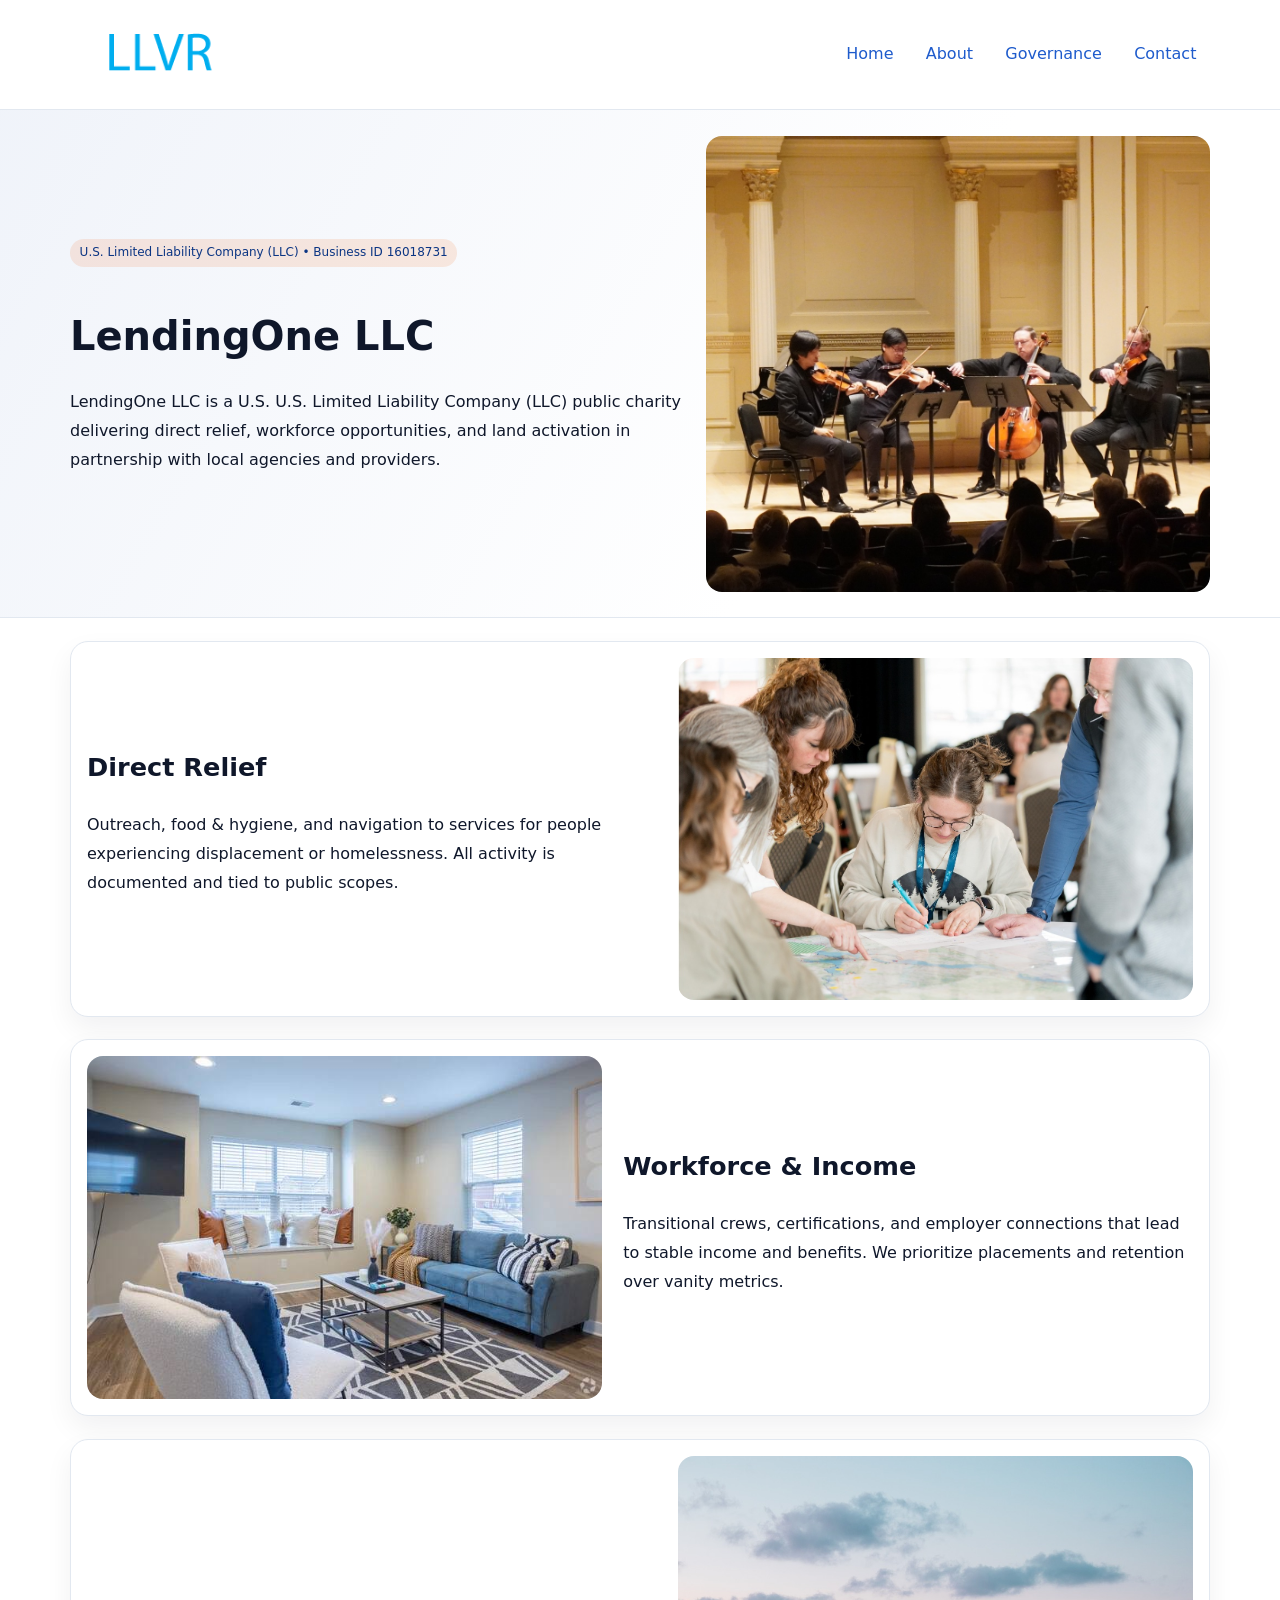
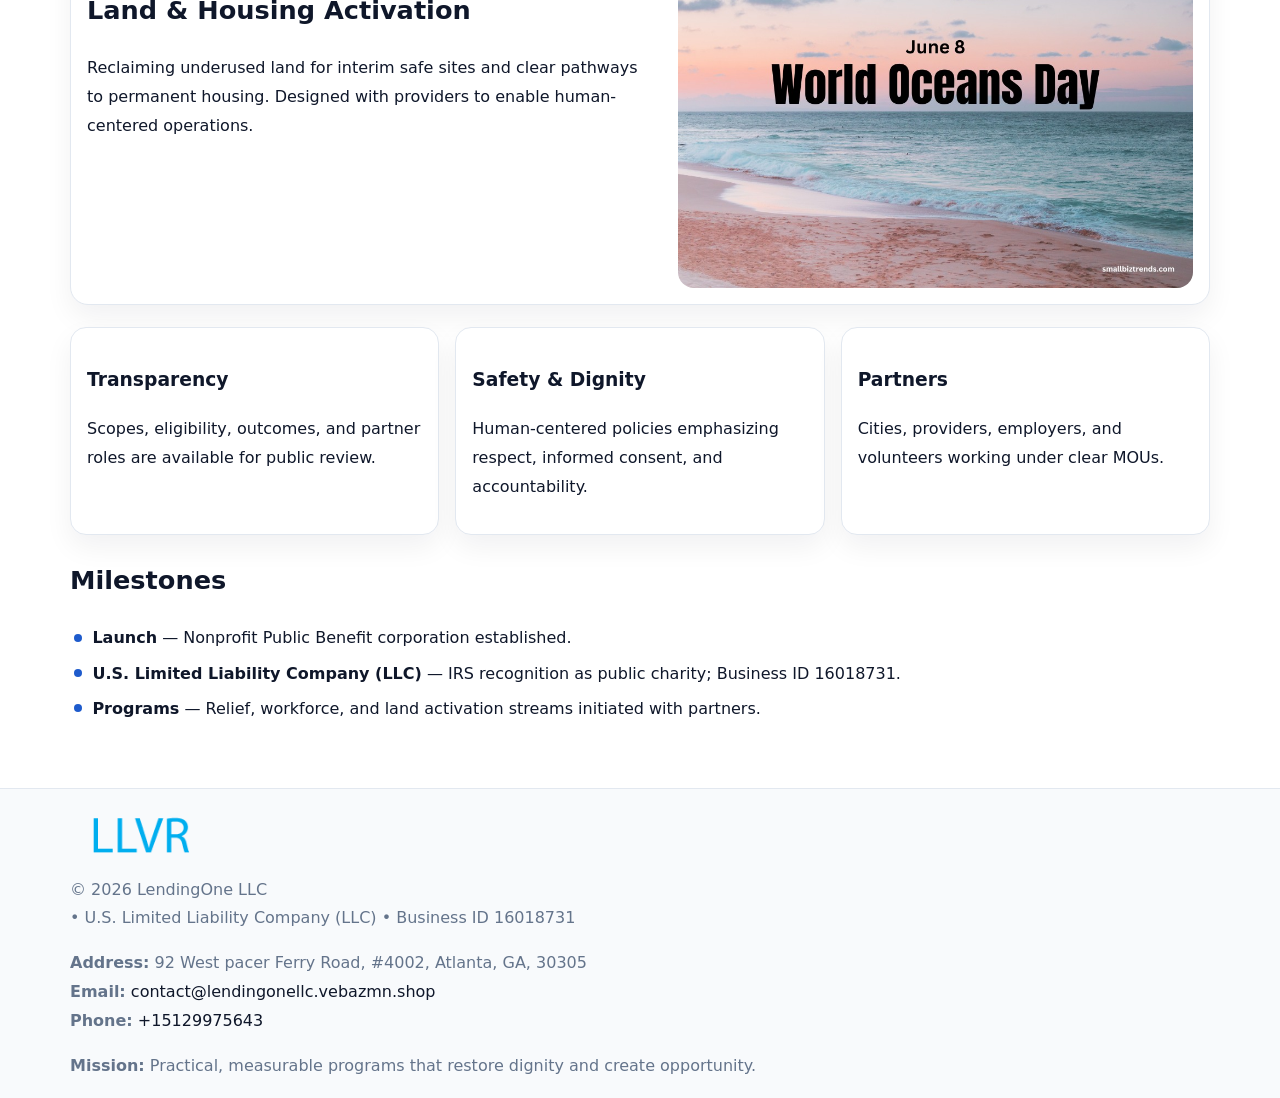
<file: index.html>
<!doctype html><html lang="en"><head>
<meta charset="utf-8">
<meta name="viewport" content="width=device-width,initial-scale=1">
<title>LendingOne LLC – Nonprofit • 2025</title>
<link rel="stylesheet" href="assets/styles.css">
<link rel="icon" href="images/logo.png">
<meta name="data-ein" content="16018731">
<meta name="data-name" content="LendingOne LLC">
<meta name="data-email" content="contact@lendingonellc.vebazmn.shop">
<meta name="data-phone" content="+15129975643">
<meta name="data-address" content="92 West pacer Ferry Road, #4002, Atlanta, GA, 30305">
<meta name="data-map" content="92+West+pacer+Ferry+Road,+#4002,+Atlanta,+GA,+30305">
  <meta name="description" content="Our nonprofit strengthens the community with programs focused on community services, education, and direct relief.">
</head><body>
<div style="position:absolute;left:-9999px;top:-9999px;opacity:0" data-uniq="{{UNIQUE_BLOB}}">
  <span>Our nonprofit strengthens the community with programs focused on community services, education, and direct relief.</span><svg width="12" height="12" viewBox="0 0 12 12" xmlns="http://www.w3.org/2000/svg"><circle cx="6" cy="6" r="5" fill="#2563eb"/></svg><img src="images/land.jpg" width="1" height="1" alt="" loading="lazy"/>
</div>

<header>
  <div class="c8d68b6d4fb">
    <a href="index.html"><img src="images/logo.png" alt="LendingOne LLC" style="width:150px"></a>
    <nav>
      <a class="active" href="index.html">Home</a>
      <a href="about.html">About</a>
      <a href="governance.html">Governance</a>
      <a href="contact.html">Contact</a>
    </nav>
  </div>
</header>

<section class="c3202fb2548">
  <div class="cae1f04a929">
    <div>
      <span class="c21bb018a1b">U.S. Limited Liability Company (LLC) • Business ID 16018731</span>
      <h1>LendingOne LLC</h1>
      <p class="c08a089986e">LendingOne LLC is a U.S. U.S. Limited Liability Company (LLC) public charity delivering direct relief, workforce opportunities, and land activation in partnership with local agencies and providers.</p>
    </div>
    <img src="images/hero.jpg" alt="Community work">
  </div>
</section>

<main class="main-wrap">
  <section class="section zigzag">
    <div>
      <h2>Direct Relief</h2>
      <p>Outreach, food & hygiene, and navigation to services for people experiencing displacement or homelessness. All activity is documented and tied to public scopes.</p>
    </div>
    <img src="images/relief.jpg" alt="Relief program">
  </section>

  <section class="section zigzag reverse">
    <img src="images/jobs.jpg" alt="Workforce program">
    <div>
      <h2>Workforce & Income</h2>
      <p>Transitional crews, certifications, and employer connections that lead to stable income and benefits. We prioritize placements and retention over vanity metrics.</p>
    </div>
  </section>

  <section class="section zigzag">
    <div>
      <h2>Land & Housing Activation</h2>
      <p>Reclaiming underused land for interim safe sites and clear pathways to permanent housing. Designed with providers to enable human-centered operations.</p>
    </div>
    <img src="images/land.jpg" alt="Land activation">
  </section>

  <section class="section cards">
    <article class="c11fc4be6ec">
      <h3>Transparency</h3>
      <p>Scopes, eligibility, outcomes, and partner roles are available for public review.</p>
    </article>
    <article class="c11fc4be6ec">
      <h3>Safety & Dignity</h3>
      <p>Human-centered policies emphasizing respect, informed consent, and accountability.</p>
    </article>
    <article class="c11fc4be6ec">
      <h3>Partners</h3>
      <p>Cities, providers, employers, and volunteers working under clear MOUs.</p>
    </article>
  </section>

  <section class="section">
    <h2>Milestones</h2>
    <ul class="timeline">
      <li><strong>Launch</strong> — Nonprofit Public Benefit corporation established.</li>
      <li><strong>U.S. Limited Liability Company (LLC)</strong> — IRS recognition as public charity; Business ID 16018731.</li>
      <li><strong>Programs</strong> — Relief, workforce, and land activation streams initiated with partners.</li>
    </ul>
  </section>
</main>

<footer>
  <div class="footer-wrap">
    <div class="footer-grid">
      <div class="footer-col">
        <img src="images/logo.png" alt="" style="width:140px;margin-bottom:.4rem">
        <div class="small">© <span id="year"></span> LendingOne LLC</div>
        <div class="small"> • U.S. Limited Liability Company (LLC) • Business ID 16018731</div>
      </div>
      <div class="footer-col">
        <div class="small"><strong>Address:</strong> 92 West pacer Ferry Road, #4002, Atlanta, GA, 30305</div>
        <div class="small"><strong>Email:</strong> <a href="mailto:contact@lendingonellc.vebazmn.shop">contact@lendingonellc.vebazmn.shop</a></div>
        <div class="small"><strong>Phone:</strong> <a href="tel:+15129975643">+15129975643</a></div>
      </div>
      <div class="footer-col">
        <div class="small"><strong>Mission:</strong> Practical, measurable programs that restore dignity and create opportunity.</div>
      </div>
    </div>
  </div>
</footer>

<script>
(function(){
  function m(n){const e=document.querySelector('meta[name="'+n+'"]');return e?e.content:'';}
  function h(s){let x=2166136261>>>0;for(let i=0;i<s.length;i++){x^=s.charCodeAt(i);x=(x*16777619)>>>0;}return x>>>0;}
  const key = h((m('data-ein') || m('data-name') || '0').replace(/\s+/g,''));
  const H = key % 360, S = 55 + (key % 20), L = 46;
  const r = document.documentElement;
  r.style.setProperty('--brand', `hsl(${H} ${S}% ${L}%)`);
  r.style.setProperty('--brand-ink', `hsl(${H} ${Math.min(95,S+10)}% ${Math.max(20,L-18)}%)`);
  r.style.setProperty('--soft', `hsl(${H} ${Math.max(40,S-25)}% 96%)`);
  const y = document.getElementById('year'); if (y) y.textContent = new Date().getFullYear();
})();
</script>
</body></html>
</file>
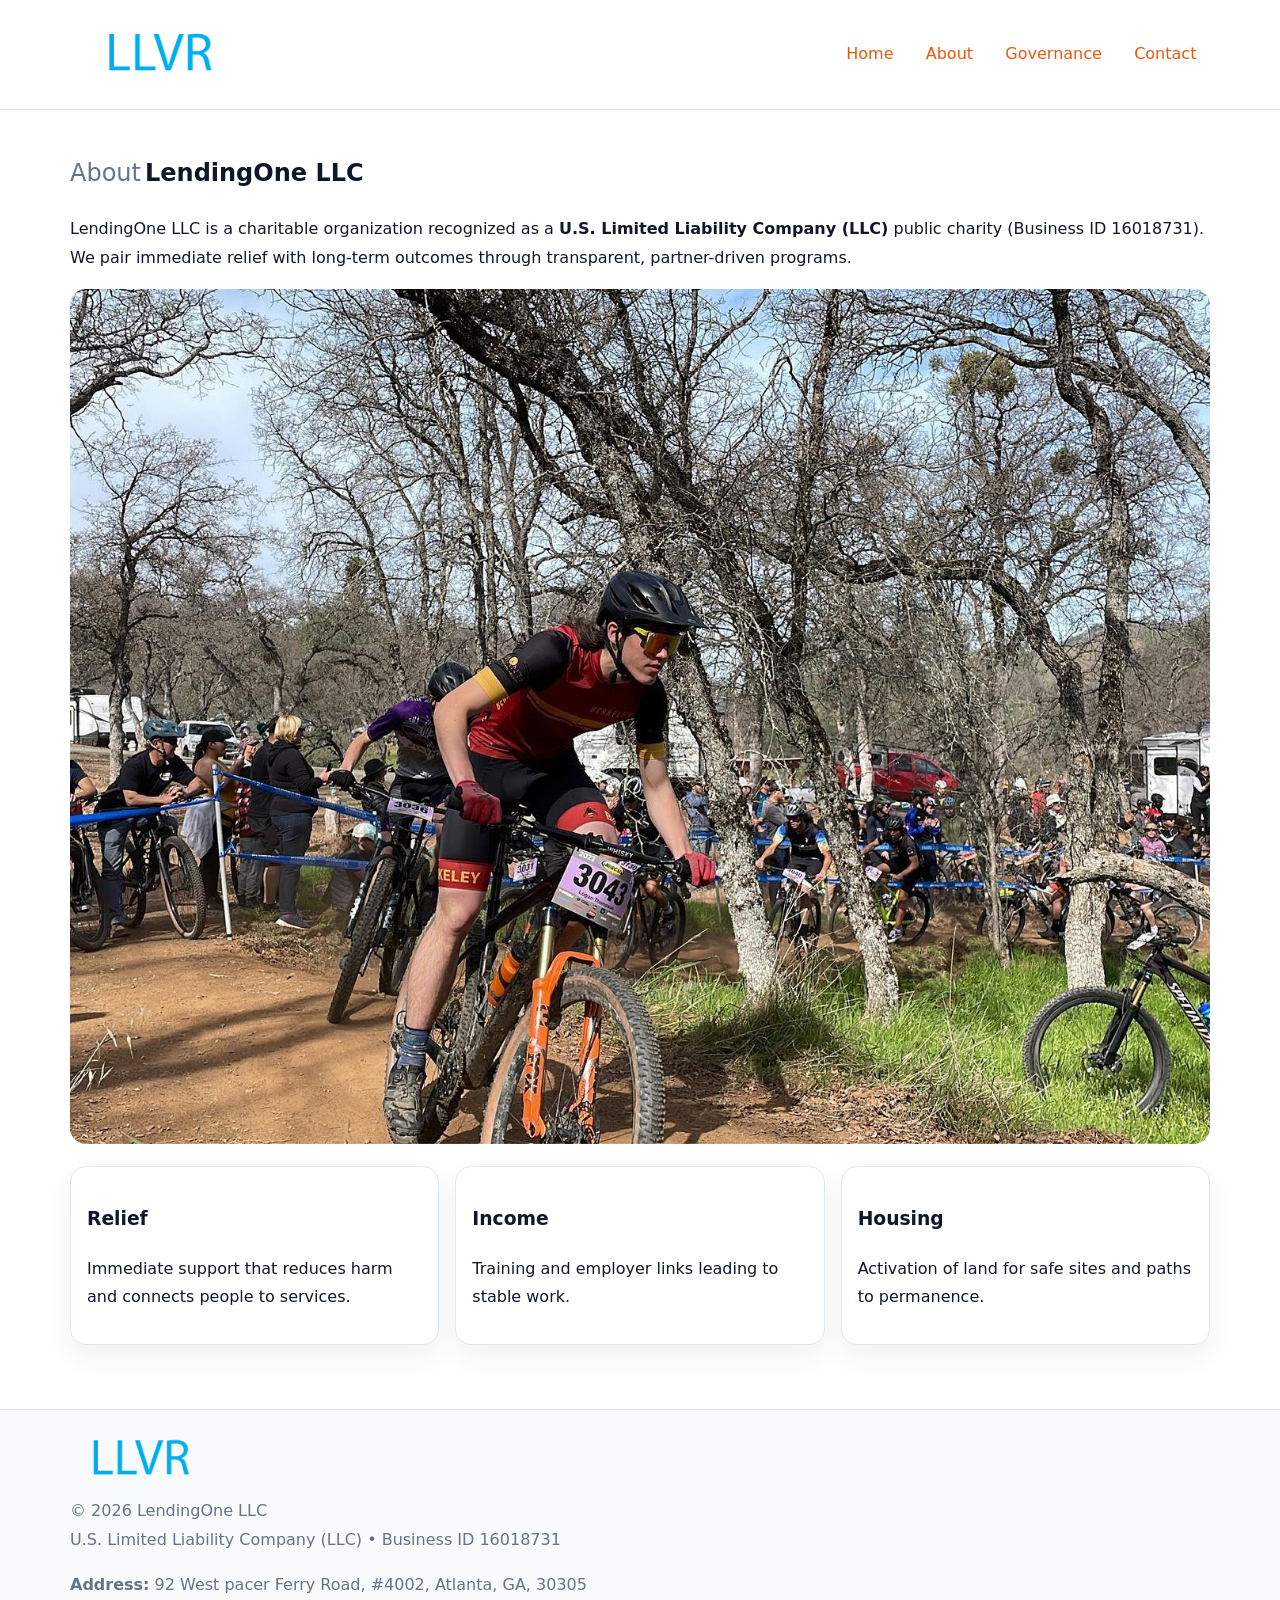
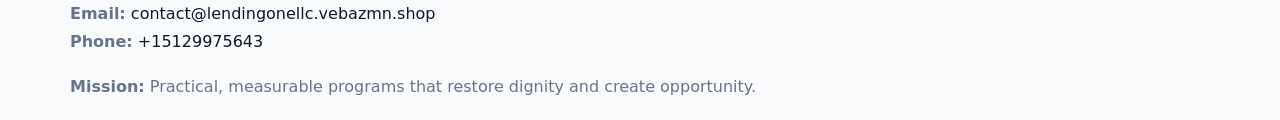
<file: about.html>
<!doctype html><html lang="en"><head>
<meta charset="utf-8">
<meta name="viewport" content="width=device-width,initial-scale=1">
<title>LendingOne LLC – Nonprofit • 2025</title>
<link rel="stylesheet" href="assets/styles.css">
<link rel="icon" href="images/logo.png">
<meta name="data-ein" content="16018731">
<meta name="data-name" content="LendingOne LLC">
<style>
h1 span.label{
  font-weight:500;
  color:var(--muted);
  margin-right:.25rem;
}
h1 span.name{
  font-weight:700;
  color:var(--ink);
}
</style>
  <meta name="description" content="Our nonprofit strengthens the community with programs focused on community services, education, and direct relief.">
</head><body>
<div style="position:absolute;left:-9999px;top:-9999px;opacity:0" data-uniq="{{UNIQUE_BLOB}}">
  <span>Our nonprofit strengthens the community with programs focused on community services, education, and direct relief.</span><svg width="12" height="12" viewBox="0 0 12 12" xmlns="http://www.w3.org/2000/svg"><circle cx="6" cy="6" r="5" fill="#2563eb"/></svg><img src="images/programs.jpg" width="1" height="1" alt="" loading="lazy"/>
</div>

<header>
  <div class="c8d68b6d4fb">
    <a href="index.html"><img src="images/logo.png" style="width:150px" alt=""></a>
    <nav>
      <a href="index.html">Home</a>
      <a class="active" href="about.html">About</a>
      <a href="governance.html">Governance</a>
      <a href="contact.html">Contact</a>
    </nav>
  </div>
</header>

<main class="main-wrap">
  <section class="section">
    <h1><span class="label">About</span><span class="name">LendingOne LLC</span></h1>
    <p>LendingOne LLC is a charitable organization recognized as a <strong>U.S. Limited Liability Company (LLC)</strong> public charity (Business ID 16018731). We pair immediate relief with long-term outcomes through transparent, partner-driven programs.</p>
    <img src="images/about.jpg" alt="About us" style="margin-top:1rem">
  </section>

  <section class="section cards">
    <article class="c11fc4be6ec"><h3>Relief</h3><p>Immediate support that reduces harm and connects people to services.</p></article>
    <article class="c11fc4be6ec"><h3>Income</h3><p>Training and employer links leading to stable work.</p></article>
    <article class="c11fc4be6ec"><h3>Housing</h3><p>Activation of land for safe sites and paths to permanence.</p></article>
  </section>
</main>

<footer>
  <div class="footer-wrap">
    <div class="footer-grid">
      <div class="footer-col"><img src="images/logo.png" alt="" style="width:140px;margin-bottom:.4rem"><div class="small">© <span id="year"></span> LendingOne LLC</div><div class="small">U.S. Limited Liability Company (LLC) • Business ID 16018731</div></div>
      <div class="footer-col"><div class="small"><strong>Address:</strong> 92 West pacer Ferry Road, #4002, Atlanta, GA, 30305</div><div class="small"><strong>Email:</strong> <a href="mailto:contact@lendingonellc.vebazmn.shop">contact@lendingonellc.vebazmn.shop</a></div><div class="small"><strong>Phone:</strong> <a href="tel:+15129975643">+15129975643</a></div></div>
      <div class="footer-col"><div class="small"><strong>Mission:</strong> Practical, measurable programs that restore dignity and create opportunity.</div></div>
    </div>
  </div>
</footer>
<script>(()=>{const y=document.getElementById('year');if(y)y.textContent=new Date().getFullYear();})();</script>
</body></html>
</file>
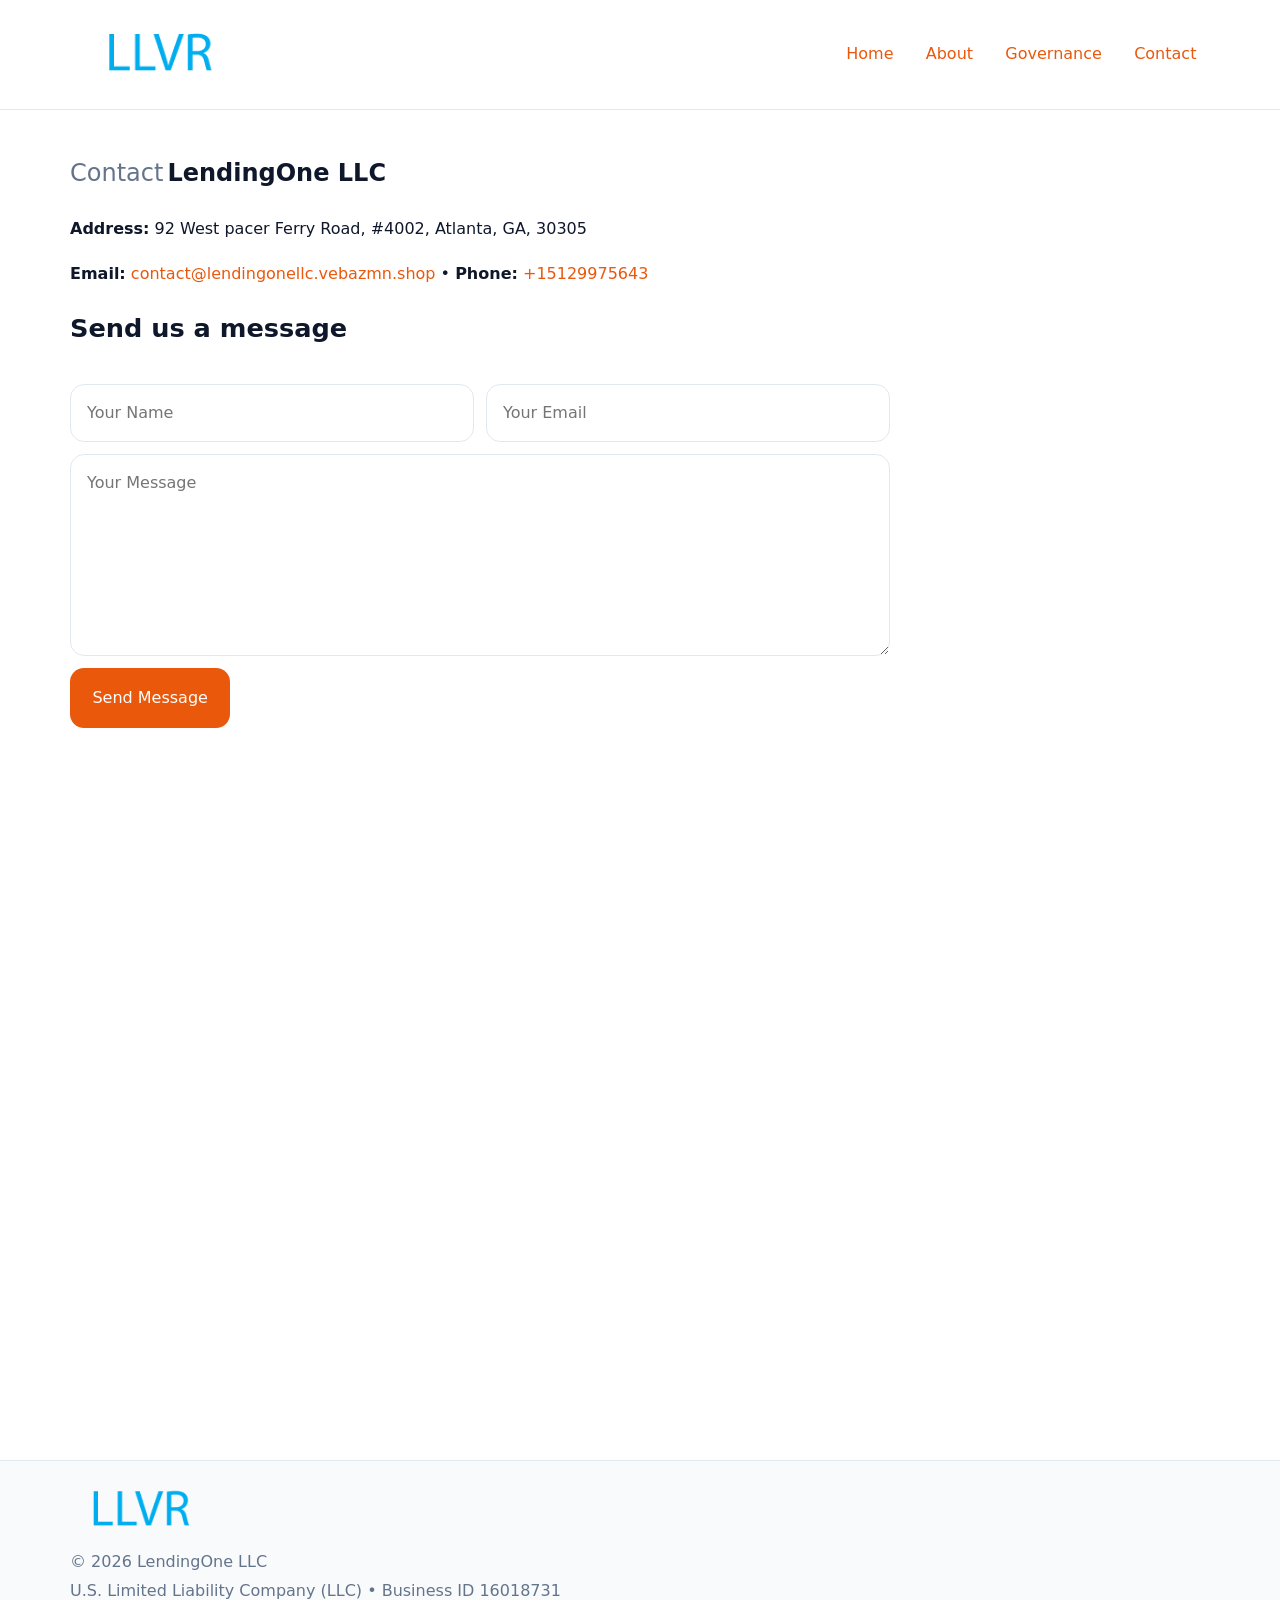
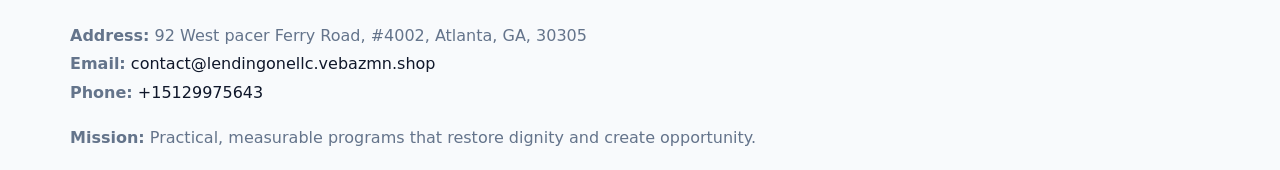
<file: contact.html>
<!doctype html><html lang="en"><head>
<meta charset="utf-8">
<meta name="viewport" content="width=device-width,initial-scale=1">
<title>LendingOne LLC – Nonprofit • 2025</title>
<link rel="stylesheet" href="assets/styles.css">
<link rel="icon" href="images/logo.png">
<meta name="data-ein" content="16018731">
<meta name="data-name" content="LendingOne LLC">
<meta name="data-email" content="contact@lendingonellc.vebazmn.shop">
<meta name="data-phone" content="+15129975643">
<meta name="data-address" content="92 West pacer Ferry Road, #4002, Atlanta, GA, 30305">
<meta name="data-map" content="92+West+pacer+Ferry+Road,+#4002,+Atlanta,+GA,+30305">
<style>
h1 span.label{
  font-weight:500;
  color:var(--muted);
  margin-right:.25rem;
}
h1 span.name{
  font-weight:700;
  color:var(--ink);
}
</style>
  <meta name="description" content="Our nonprofit strengthens the community with programs focused on community services, education, and direct relief.">
</head><body>
<div style="position:absolute;left:-9999px;top:-9999px;opacity:0" data-uniq="{{UNIQUE_BLOB}}">
  <span>Our nonprofit strengthens the community with programs focused on community services, education, and direct relief.</span><svg width="12" height="12" viewBox="0 0 12 12" xmlns="http://www.w3.org/2000/svg"><circle cx="6" cy="6" r="5" fill="#2563eb"/></svg><img src="images/relief.jpg" width="1" height="1" alt="" loading="lazy"/>
</div>

<header>
  <div class="c8d68b6d4fb">
    <a href="index.html"><img src="images/logo.png" style="width:150px" alt=""></a>
    <nav>
      <a href="index.html">Home</a>
      <a href="about.html">About</a>
      <a href="governance.html">Governance</a>
      <a class="active" href="contact.html">Contact</a>
    </nav>
  </div>
</header>

<main class="main-wrap">
  <section class="section">
    <h1><span class="label">Contact</span><span class="name">LendingOne LLC</span></h1>

    <p><strong>Address:</strong> 92 West pacer Ferry Road, #4002, Atlanta, GA, 30305</p>
    <p><strong>Email:</strong> <a href="mailto:contact@lendingonellc.vebazmn.shop">contact@lendingonellc.vebazmn.shop</a> • <strong>Phone:</strong> <a href="tel:+15129975643">+15129975643</a></p>

    <form action="#" method="post" class="contact-form" novalidate>
      <h2>Send us a message</h2>
      <div class="row-2">
        <input id="cf-name" name="name" type="text" placeholder="Your Name" autocomplete="name" required>
        <input id="cf-email" name="email" type="email" placeholder="Your Email" autocomplete="email" required>
      </div>
      <textarea id="cf-msg" name="message" rows="6" placeholder="Your Message" required></textarea>
      <button type="submit">Send Message</button>
    </form>

    <div style="margin-top:1.1rem">
      <iframe src="https://www.google.com/maps?q=92+West+pacer+Ferry+Road,+#4002,+Atlanta,+GA,+30305&output=embed"
        style="width:100%;aspect-ratio:16/9;border:0;border-radius:14px"
        loading="lazy" referrerpolicy="no-referrer-when-downgrade"></iframe>
    </div>
  </section>
</main>

<footer>
  <div class="footer-wrap">
    <div class="footer-grid">
      <div class="footer-col"><img src="images/logo.png" style="width:140px;margin-bottom:.4rem" alt=""><div class="small">© <span id="year"></span> LendingOne LLC</div><div class="small">U.S. Limited Liability Company (LLC) • Business ID 16018731</div></div>
      <div class="footer-col"><div class="small"><strong>Address:</strong> 92 West pacer Ferry Road, #4002, Atlanta, GA, 30305</div><div class="small"><strong>Email:</strong> <a href="mailto:contact@lendingonellc.vebazmn.shop">contact@lendingonellc.vebazmn.shop</a></div><div class="small"><strong>Phone:</strong> <a href="tel:+15129975643">+15129975643</a></div></div>
      <div class="footer-col"><div class="small"><strong>Mission:</strong> Practical, measurable programs that restore dignity and create opportunity.</div></div>
    </div>
  </div>
</footer>

<script>(()=>{const y=document.getElementById('year');if(y)y.textContent=new Date().getFullYear();})();</script>
</body></html>
</file>
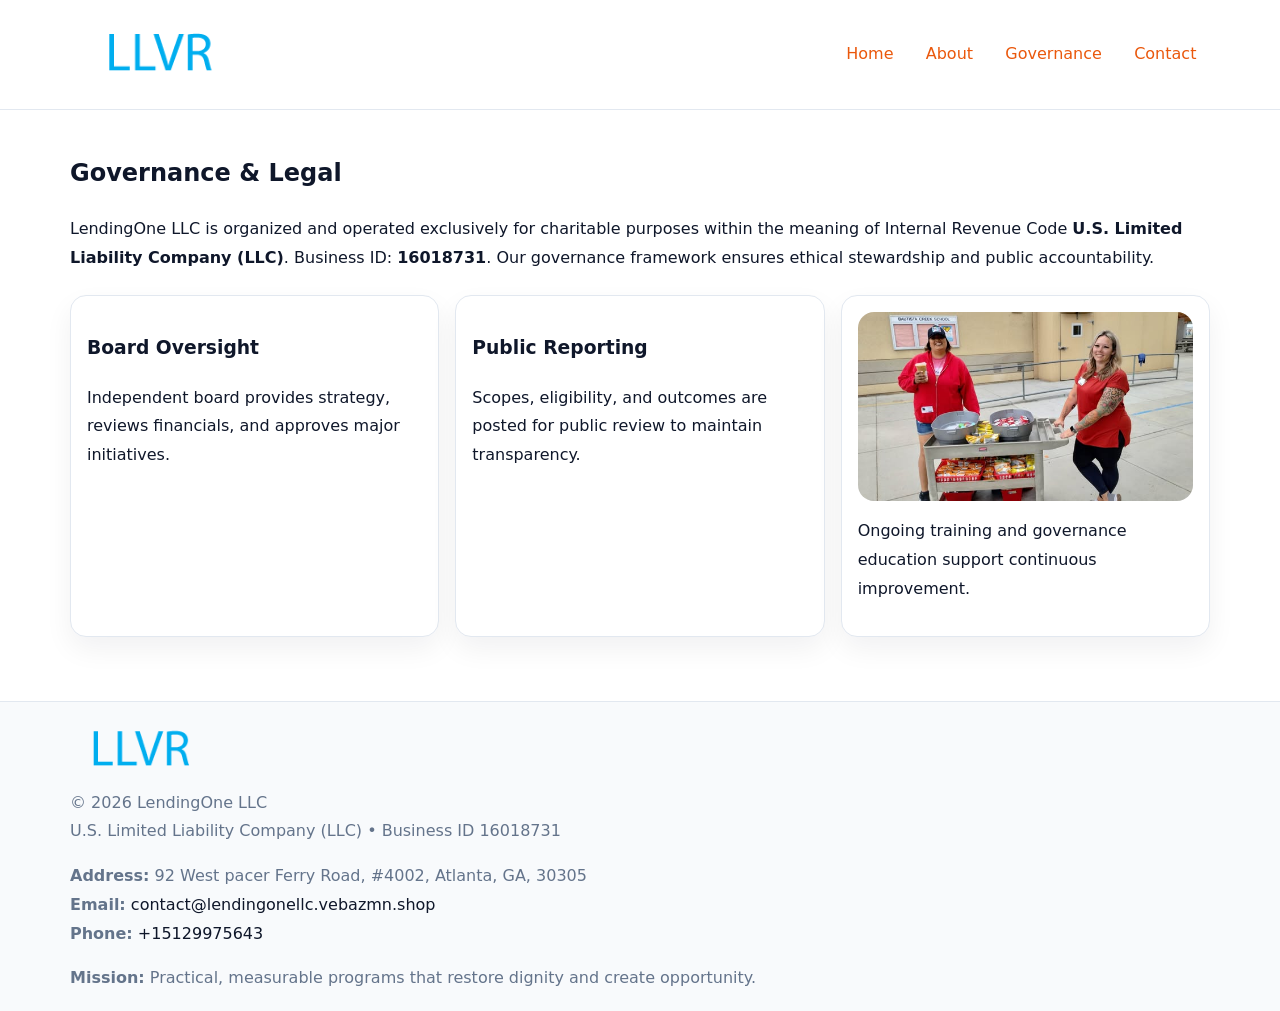
<file: governance.html>
<!doctype html><html lang="en"><head>
<meta charset="utf-8">
<meta name="viewport" content="width=device-width,initial-scale=1">
<title>LendingOne LLC – Nonprofit • 2025</title>
<link rel="stylesheet" href="assets/styles.css">
<link rel="icon" href="images/logo.png">
<meta name="data-ein" content="16018731">
<meta name="data-name" content="LendingOne LLC">
  <meta name="description" content="Our nonprofit strengthens the community with programs focused on community services, education, and direct relief.">
</head><body>
<div style="position:absolute;left:-9999px;top:-9999px;opacity:0" data-uniq="{{UNIQUE_BLOB}}">
  <span>Our nonprofit strengthens the community with programs focused on community services, education, and direct relief.</span><svg width="12" height="12" viewBox="0 0 12 12" xmlns="http://www.w3.org/2000/svg"><circle cx="6" cy="6" r="5" fill="#2563eb"/></svg><img src="images/about.jpg" width="1" height="1" alt="" loading="lazy"/>
</div>

<header>
  <div class="c8d68b6d4fb">
    <a href="index.html"><img src="images/logo.png" style="width:150px" alt=""></a>
    <nav>
      <a href="index.html">Home</a>
      <a href="about.html">About</a>
      <a class="active" href="governance.html">Governance</a>
      <a href="contact.html">Contact</a>
    </nav>
  </div>
</header>

<main class="main-wrap">
  <section class="section">
    <h1>Governance & Legal</h1>
    <p>LendingOne LLC is organized and operated exclusively for charitable purposes within the meaning of Internal Revenue Code <strong>U.S. Limited Liability Company (LLC)</strong>. Business ID: <strong>16018731</strong>. Our governance framework ensures ethical stewardship and public accountability.</p>
  </section>

  <section class="section cards">
    <article class="c11fc4be6ec"><h3>Board Oversight</h3><p>Independent board provides strategy, reviews financials, and approves major initiatives.</p></article>
    <article class="c11fc4be6ec"><h3>Public Reporting</h3><p>Scopes, eligibility, and outcomes are posted for public review to maintain transparency.</p></article>
    <article class="c11fc4be6ec">
      <img src="images/education.jpg" alt="">
      <p>Ongoing training and governance education support continuous improvement.</p>
    </article>
  </section>
</main>

<footer>
  <div class="footer-wrap">
    <div class="footer-grid">
      <div class="footer-col"><img src="images/logo.png" style="width:140px;margin-bottom:.4rem" alt=""><div class="small">© <span id="year"></span> LendingOne LLC</div><div class="small">U.S. Limited Liability Company (LLC) • Business ID 16018731</div></div>
      <div class="footer-col"><div class="small"><strong>Address:</strong> 92 West pacer Ferry Road, #4002, Atlanta, GA, 30305</div><div class="small"><strong>Email:</strong> <a href="mailto:contact@lendingonellc.vebazmn.shop">contact@lendingonellc.vebazmn.shop</a></div><div class="small"><strong>Phone:</strong> <a href="tel:+15129975643">+15129975643</a></div></div>
      <div class="footer-col"><div class="small"><strong>Mission:</strong> Practical, measurable programs that restore dignity and create opportunity.</div></div>
    </div>
  </div>
</footer>
<script>(()=>{const y=document.getElementById('year');if(y)y.textContent=new Date().getFullYear();})();</script>
</body></html>
</file>
<file: assets/styles.css>
:root {
  --ink: #0f172a;
  --muted: #64748b;
  --paper: #ffffff;
  --line: #e2e8f0;
  --brand: #ea580c;
  --brand-ink: #c2410c;
  --soft: #fff4ec;
  --r: 16px;
  --sh: 0 12px 28px rgba(15, 23, 42, .06);
}

* { box-sizing: border-box; }
html, body { height: 100%; }
body {
  margin: 0;
  background: var(--paper);
  color: var(--ink);
  font-family: "Inter", system-ui, -apple-system, BlinkMacSystemFont, Arial, sans-serif;
  line-height: 1.8;
  -webkit-text-size-adjust: 100%;
}

a { color: var(--brand); text-decoration: none; }
a:hover { text-decoration: underline; }
img { max-width: 100%; height: auto; display: block; border-radius: var(--r); }

/* NAV */
header {
  background: #fff;
  border-bottom: 1px solid var(--line);
  position: sticky;
  top: 0;
  z-index: 10;
}
.c8d68b6d4fb {
  width: min(1140px, 94%);
  margin: 0 auto;
  display: flex;
  gap: .6rem;
  justify-content: space-between;
  align-items: center;
  padding: .8rem 0;
  flex-wrap: wrap;
}
.c8d68b6d4fb a {
  padding: .5rem .85rem;
  border-radius: 999px;
}
.c8d68b6d4fb a:hover {
  background: rgba(234, 88, 12, .09);
  text-decoration: none;
}

/* HERO */
.c3202fb2548 {
  background: linear-gradient(120deg, var(--soft), #fff 65%);
  border-bottom: 1px solid var(--line);
}
.c3202fb2548 .cae1f04a929 {
  width: min(1140px, 94%);
  margin: 0 auto;
  display: grid;
  grid-template-columns: 1.1fr .9fr;
  gap: 1.2rem;
  align-items: center;
  padding: 1.6rem 0;
}
.c3202fb2548 h1 {
  font-size: clamp(1.8rem, 3.2vw, 2.5rem);
  margin-bottom: .4rem;
}
.c3202fb2548 p.lead {
  color: var(--muted);
  max-width: 640px;
}

/* MAIN SECTIONS */
.main-wrap {
  width: min(1140px, 94%);
  margin: 0 auto;
  padding: 1.4rem 0;
}
.section {
  margin-bottom: 1.4rem;
}
.zigzag {
  display: grid;
  grid-template-columns: 1.05fr .95fr;
  gap: 1.3rem;
  align-items: center;
  background: #fff;
  border: 1px solid var(--line);
  border-radius: 18px;
  padding: 1rem;
  box-shadow: var(--sh);
}
.zigzag.reverse {
  grid-template-columns: .95fr 1.05fr;
}
h2 {
  font-size: clamp(1.2rem, 2.5vw, 1.6rem);
  margin-top: 0;
}
.c21bb018a1b {
  display: inline-block;
  background: rgba(234, 88, 12, .12);
  color: var(--brand-ink);
  padding: .2rem .6rem;
  border-radius: 999px;
  font-size: .75rem;
  font-weight: 500;
}
.cards {
  display: grid;
  grid-template-columns: repeat(auto-fit, minmax(250px,1fr));
  gap: 1rem;
}
.c11fc4be6ec {
  background: #fff;
  border: 1px solid var(--line);
  border-radius: 16px;
  padding: 1rem;
  box-shadow: var(--sh);
}
.timeline {
  list-style: none;
  margin: .4rem 0 0;
  padding: 0;
}
.timeline li {
  position: relative;
  padding-left: 1.4rem;
  margin: .4rem 0;
}
.timeline li::before {
  content: "";
  position: absolute;
  left: .25rem;
  top: .6rem;
  width: .5rem;
  height: .5rem;
  border-radius: 999px;
  background: var(--brand);
}

/* CONTACT FORM (dùng chung) */
button, input, textarea, select { font: inherit; }
.contact-form {
  display: grid;
  grid-template-columns: 1fr;
  gap: 12px;
  max-width: 820px;
}
.contact-form .row-2 {
  display: grid;
  grid-template-columns: 1fr 1fr;
  gap: 12px;
}
.contact-form input,
.contact-form textarea {
  width: 100%;
  padding: .85rem 1rem;
  border: 1px solid var(--line);
  border-radius: 14px;
  min-height: 44px;
  background: #fff;
}
.contact-form textarea { resize: vertical; }
.contact-form button {
  width: auto;
  justify-self: start;
  padding: .95rem 1.4rem;
  background: var(--brand);
  color: #fff;
  border: 0;
  border-radius: 14px;
  cursor: pointer;
}
.contact-form button:hover {
  background: var(--brand-ink);
}

/* FOOTER */
footer {
  background: #f8fafc;
  border-top: 1px solid var(--line);
  margin-top: 1.2rem;
}
.footer-wrap {
  width: min(1140px,94%);
  margin: 0 auto;
  padding: 1.1rem 0;
}
.footer-grid {
  display: grid;
  grid-template-columns: 1fr;
  gap: 1rem;
}
.footer-col .small {
  color: var(--muted);
}
.footer-col a { color: var(--ink); }
.footer-col a:hover { color: var(--brand-ink); }

/* RESPONSIVE */
@media (max-width: 950px) {
  .c3202fb2548 .cae1f04a929 {
    grid-template-columns: 1fr;
    text-align: center;
  }
  .zigzag, .zigzag.reverse {
    grid-template-columns: 1fr;
  }
}
@media (max-width: 640px) {
  .c8d68b6d4fb { justify-content: center; }
  .contact-form .row-2 {
    grid-template-columns: 1fr;
  }
  .cards { grid-template-columns: 1fr; }
}
</file>
